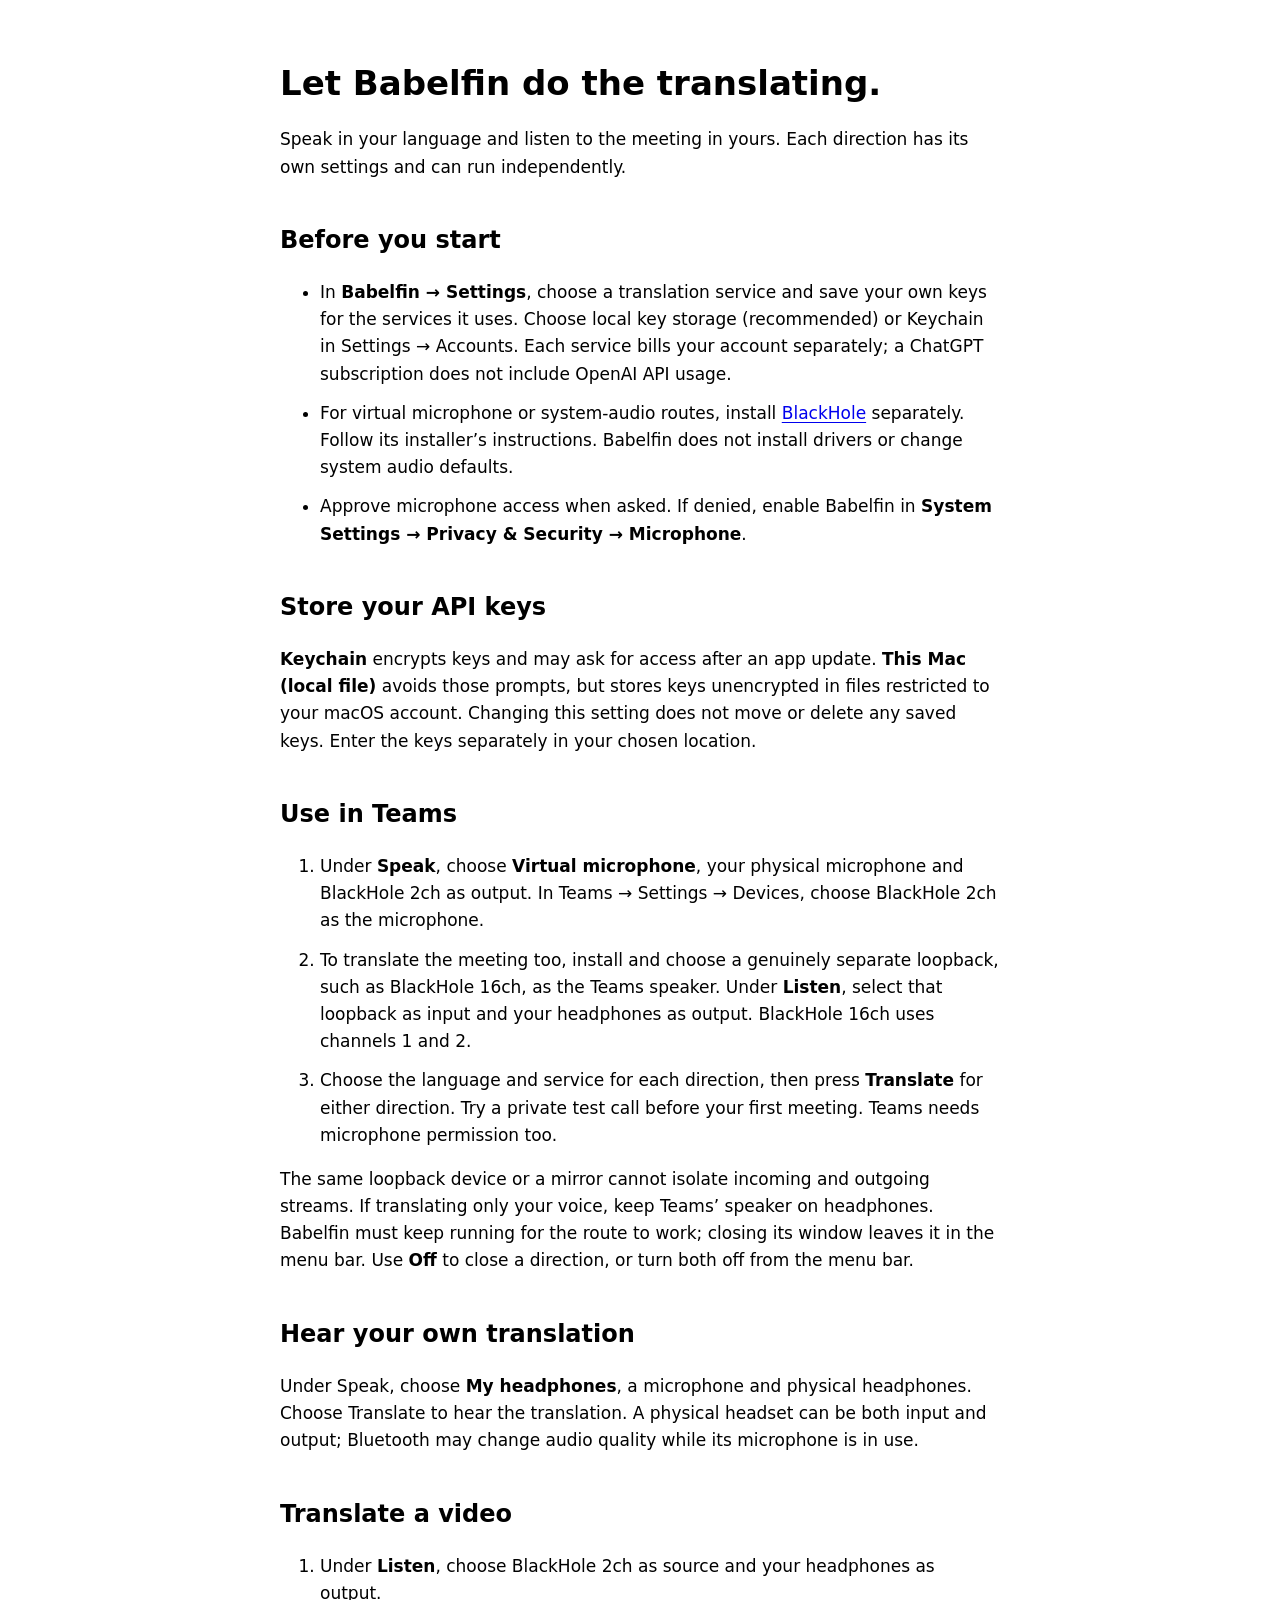
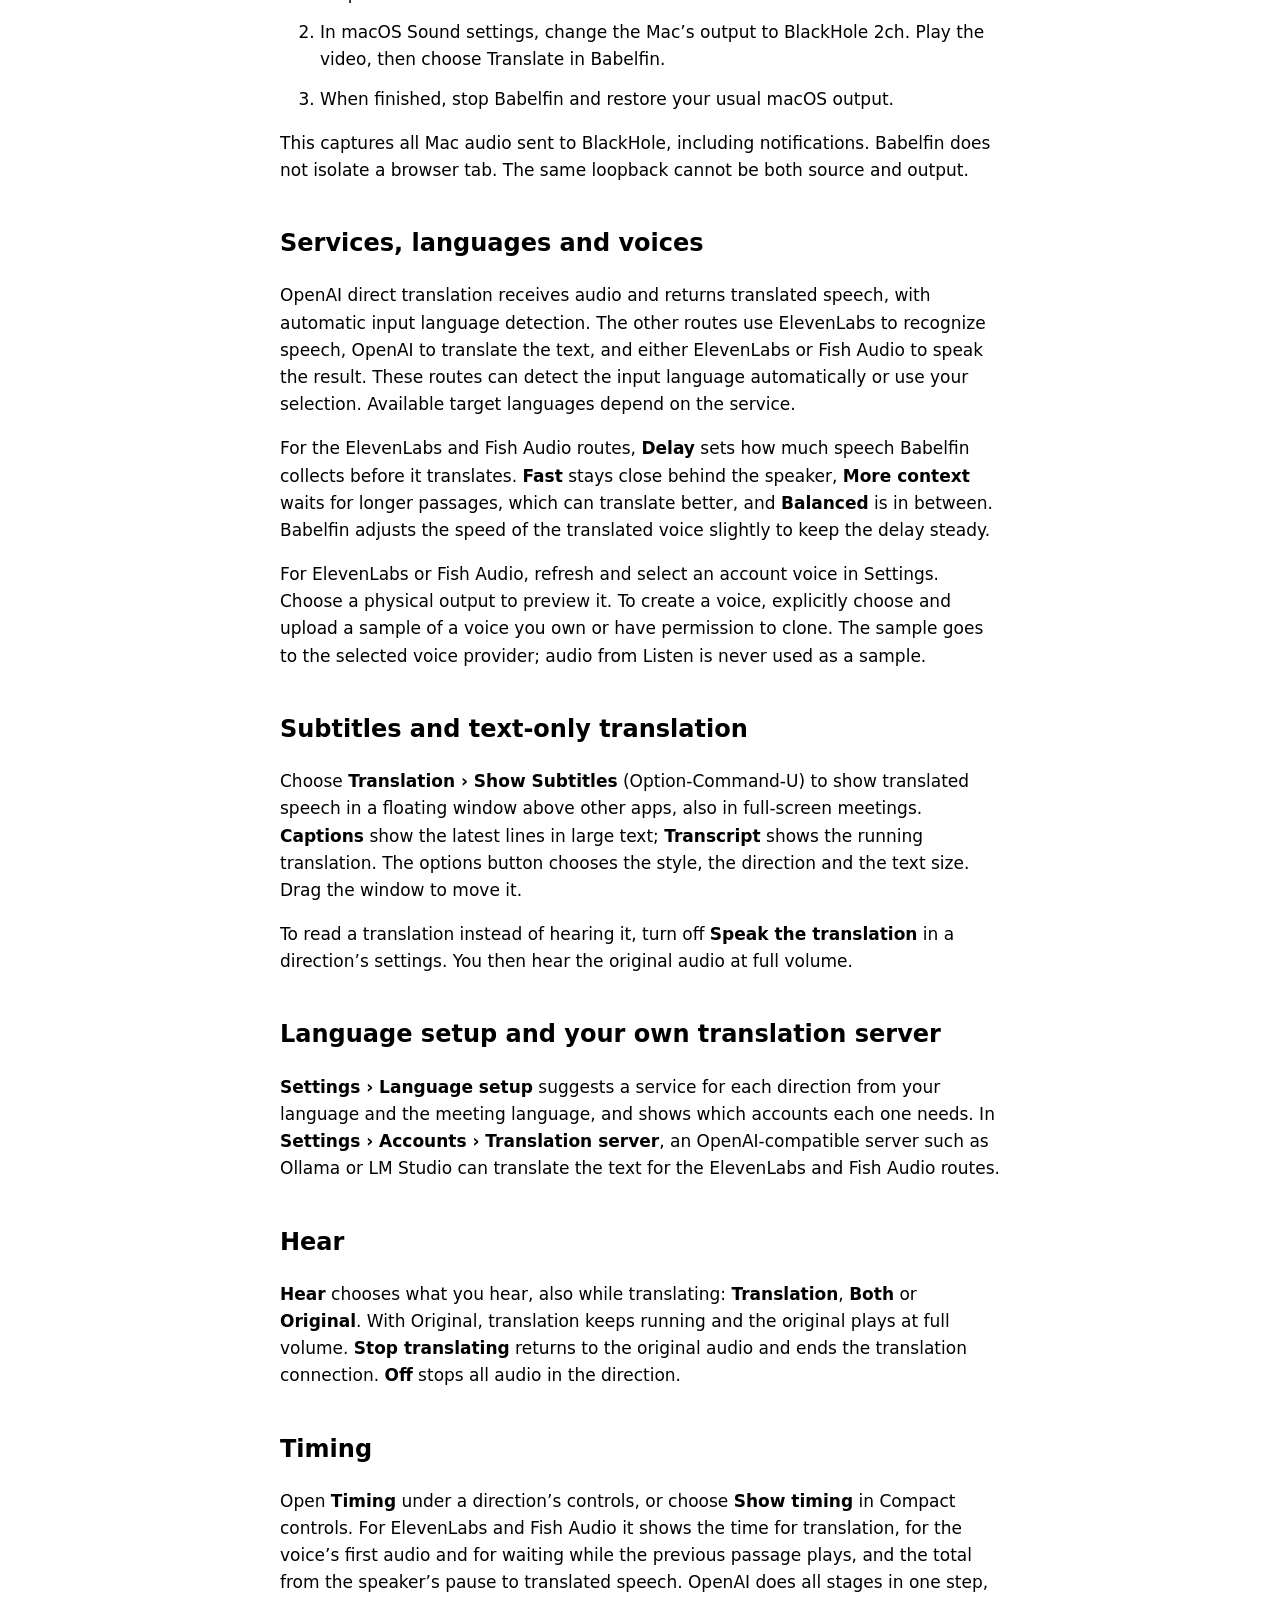
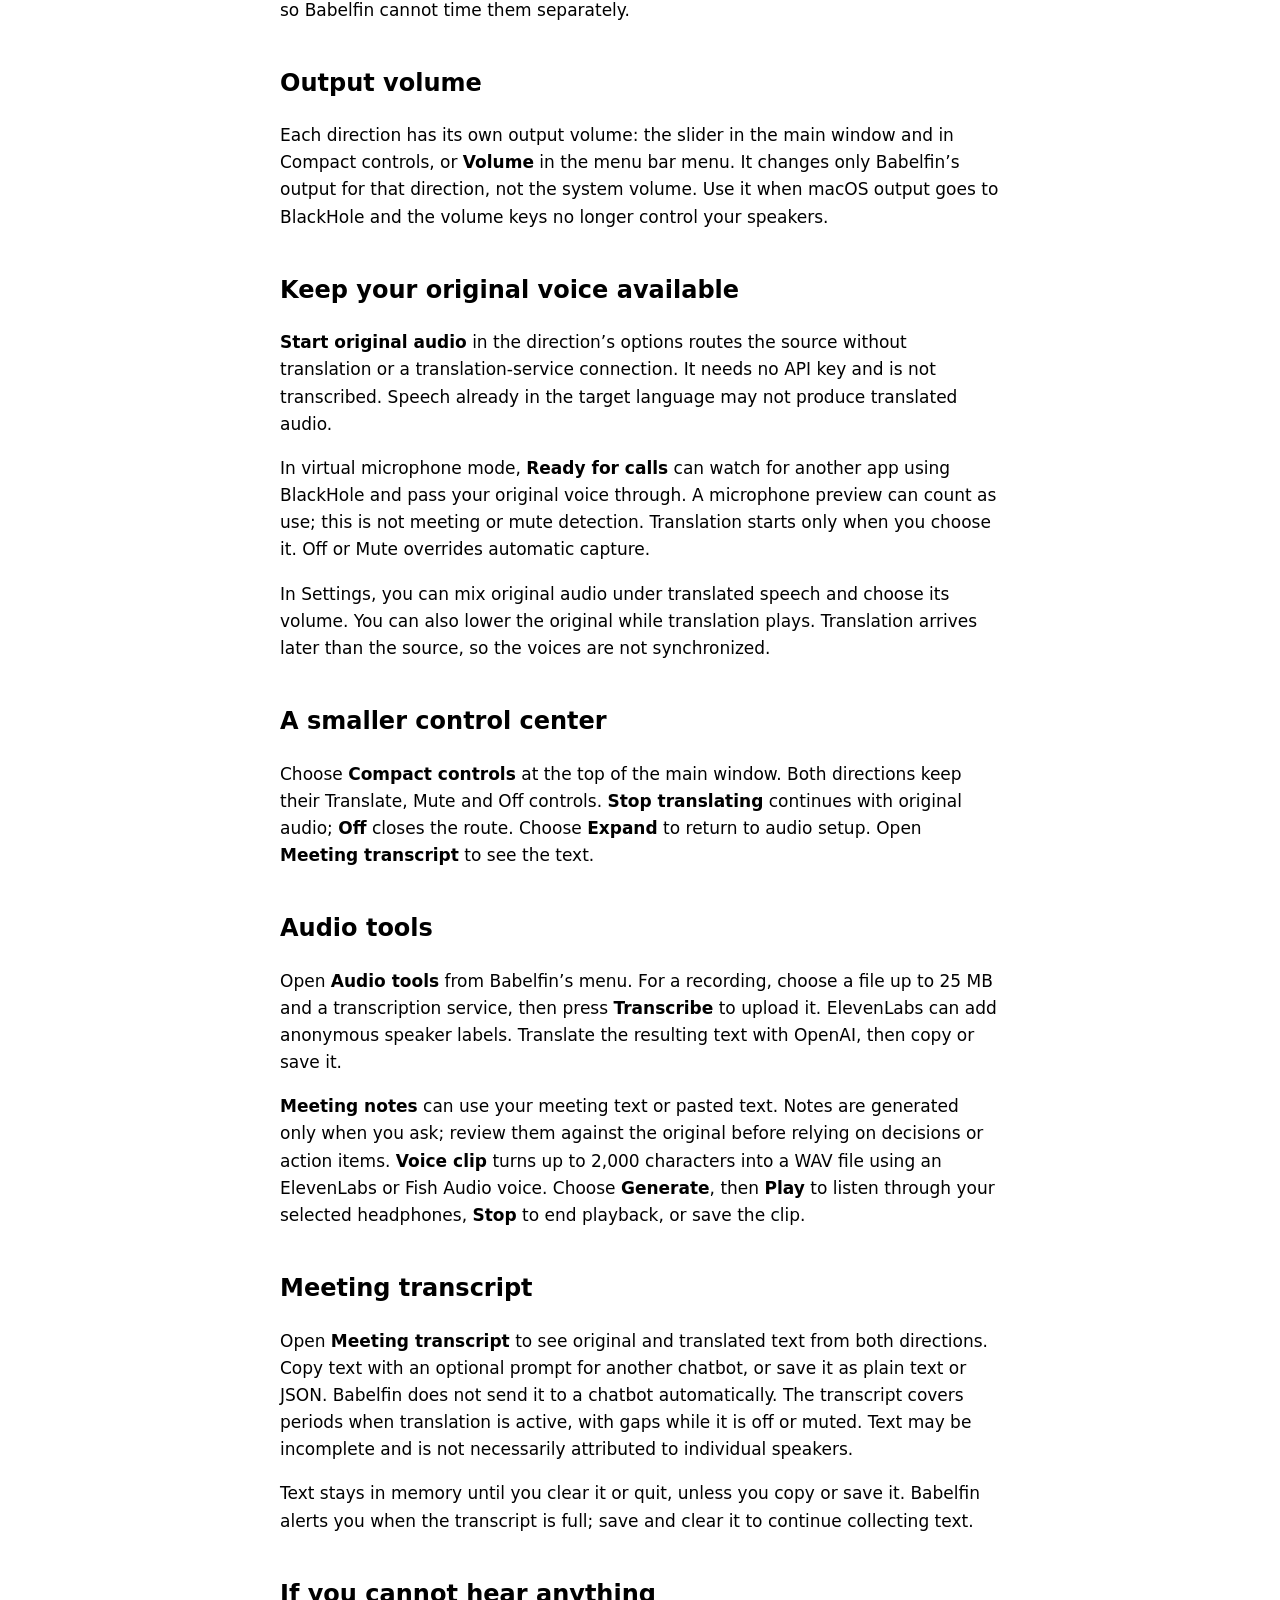
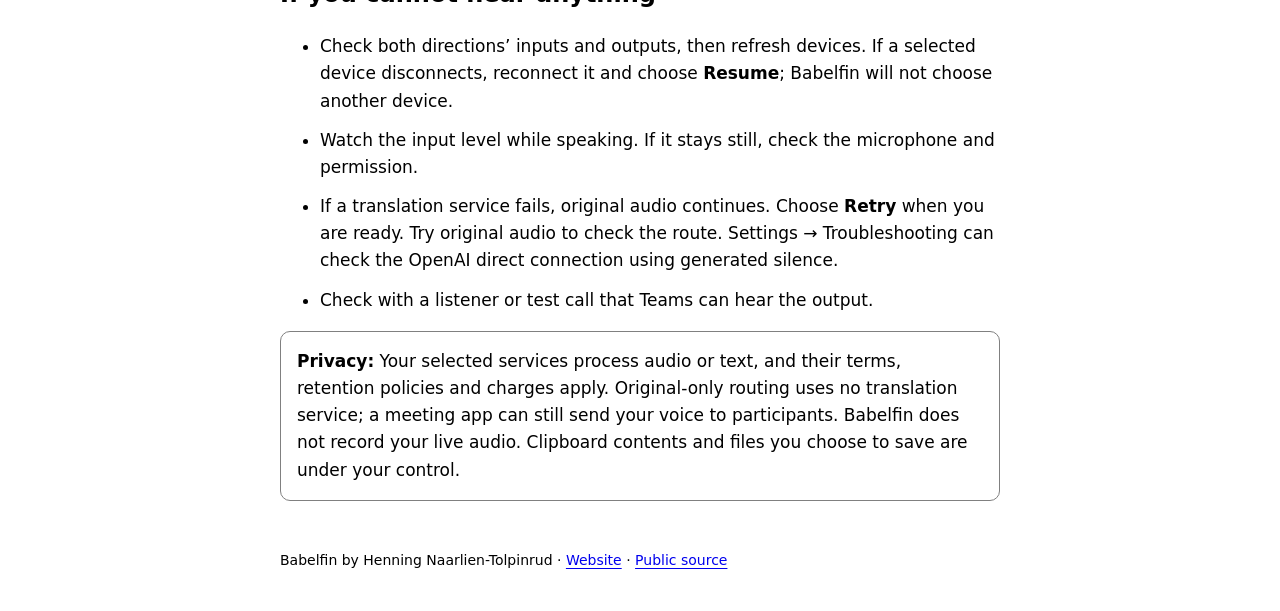
<file: Resources/Help.html>
<!doctype html>
<html lang="en"><head><meta charset="utf-8"><meta name="viewport" content="width=device-width, initial-scale=1"><title>Babelfin Setup</title>
<style>:root{color-scheme:light dark}body{font:17px/1.6 system-ui,sans-serif;max-width:720px;margin:auto;padding:40px 24px;color:CanvasText;background:Canvas}h1{font-size:34px;line-height:1.2}h2{margin-top:40px;font-size:24px}a{color:LinkText;text-underline-offset:3px}li{margin-bottom:12px}aside{padding:16px;border:1px solid GrayText;border-radius:10px}footer{margin-top:48px;font-size:14px}</style></head>
<body><h1>Let Babelfin do the translating.</h1><p>Speak in your language and listen to the meeting in yours. Each direction has its own settings and can run independently.</p>
<h2>Before you start</h2><ul><li>In <strong>Babelfin → Settings</strong>, choose a translation service and save your own keys for the services it uses. Choose local key storage (recommended) or Keychain in Settings → Accounts. Each service bills your account separately; a ChatGPT subscription does not include OpenAI API usage.</li><li>For virtual microphone or system-audio routes, install <a href="https://github.com/ExistentialAudio/BlackHole">BlackHole</a> separately. Follow its installer’s instructions. Babelfin does not install drivers or change system audio defaults.</li><li>Approve microphone access when asked. If denied, enable Babelfin in <strong>System Settings → Privacy &amp; Security → Microphone</strong>.</li></ul>
<h2>Store your API keys</h2><p><strong>Keychain</strong> encrypts keys and may ask for access after an app update. <strong>This Mac (local file)</strong> avoids those prompts, but stores keys unencrypted in files restricted to your macOS account. Changing this setting does not move or delete any saved keys. Enter the keys separately in your chosen location.</p>
<h2>Use in Teams</h2><ol><li>Under <strong>Speak</strong>, choose <strong>Virtual microphone</strong>, your physical microphone and BlackHole 2ch as output. In Teams → Settings → Devices, choose BlackHole 2ch as the microphone.</li><li>To translate the meeting too, install and choose a genuinely separate loopback, such as BlackHole 16ch, as the Teams speaker. Under <strong>Listen</strong>, select that loopback as input and your headphones as output. BlackHole 16ch uses channels 1 and 2.</li><li>Choose the language and service for each direction, then press <strong>Translate</strong> for either direction. Try a private test call before your first meeting. Teams needs microphone permission too.</li></ol><p>The same loopback device or a mirror cannot isolate incoming and outgoing streams. If translating only your voice, keep Teams’ speaker on headphones. Babelfin must keep running for the route to work; closing its window leaves it in the menu bar. Use <strong>Off</strong> to close a direction, or turn both off from the menu bar.</p>
<h2>Hear your own translation</h2><p>Under Speak, choose <strong>My headphones</strong>, a microphone and physical headphones. Choose Translate to hear the translation. A physical headset can be both input and output; Bluetooth may change audio quality while its microphone is in use.</p>
<h2>Translate a video</h2><ol><li>Under <strong>Listen</strong>, choose BlackHole 2ch as source and your headphones as output.</li><li>In macOS Sound settings, change the Mac’s output to BlackHole 2ch. Play the video, then choose Translate in Babelfin.</li><li>When finished, stop Babelfin and restore your usual macOS output.</li></ol><p>This captures all Mac audio sent to BlackHole, including notifications. Babelfin does not isolate a browser tab. The same loopback cannot be both source and output.</p>
<h2>Services, languages and voices</h2><p>OpenAI direct translation receives audio and returns translated speech, with automatic input language detection. The other routes use ElevenLabs to recognize speech, OpenAI to translate the text, and either ElevenLabs or Fish Audio to speak the result. These routes can detect the input language automatically or use your selection. Available target languages depend on the service.</p><p>For the ElevenLabs and Fish Audio routes, <strong>Delay</strong> sets how much speech Babelfin collects before it translates. <strong>Fast</strong> stays close behind the speaker, <strong>More context</strong> waits for longer passages, which can translate better, and <strong>Balanced</strong> is in between. Babelfin adjusts the speed of the translated voice slightly to keep the delay steady.</p><p>For ElevenLabs or Fish Audio, refresh and select an account voice in Settings. Choose a physical output to preview it. To create a voice, explicitly choose and upload a sample of a voice you own or have permission to clone. The sample goes to the selected voice provider; audio from Listen is never used as a sample.</p>
<h2>Subtitles and text-only translation</h2><p>Choose <strong>Translation › Show Subtitles</strong> (Option-Command-U) to show translated speech in a floating window above other apps, also in full-screen meetings. <strong>Captions</strong> show the latest lines in large text; <strong>Transcript</strong> shows the running translation. The options button chooses the style, the direction and the text size. Drag the window to move it.</p><p>To read a translation instead of hearing it, turn off <strong>Speak the translation</strong> in a direction’s settings. You then hear the original audio at full volume.</p>
<h2>Language setup and your own translation server</h2><p><strong>Settings › Language setup</strong> suggests a service for each direction from your language and the meeting language, and shows which accounts each one needs. In <strong>Settings › Accounts › Translation server</strong>, an OpenAI-compatible server such as Ollama or LM Studio can translate the text for the ElevenLabs and Fish Audio routes.</p>
<h2>Hear</h2><p><strong>Hear</strong> chooses what you hear, also while translating: <strong>Translation</strong>, <strong>Both</strong> or <strong>Original</strong>. With Original, translation keeps running and the original plays at full volume. <strong>Stop translating</strong> returns to the original audio and ends the translation connection. <strong>Off</strong> stops all audio in the direction.</p><h2>Timing</h2><p>Open <strong>Timing</strong> under a direction’s controls, or choose <strong>Show timing</strong> in Compact controls. For ElevenLabs and Fish Audio it shows the time for translation, for the voice’s first audio and for waiting while the previous passage plays, and the total from the speaker’s pause to translated speech. OpenAI does all stages in one step, so Babelfin cannot time them separately.</p><h2>Output volume</h2><p>Each direction has its own output volume: the slider in the main window and in Compact controls, or <strong>Volume</strong> in the menu bar menu. It changes only Babelfin’s output for that direction, not the system volume. Use it when macOS output goes to BlackHole and the volume keys no longer control your speakers.</p><h2>Keep your original voice available</h2><p><strong>Start original audio</strong> in the direction’s options routes the source without translation or a translation-service connection. It needs no API key and is not transcribed. Speech already in the target language may not produce translated audio.</p><p>In virtual microphone mode, <strong>Ready for calls</strong> can watch for another app using BlackHole and pass your original voice through. A microphone preview can count as use; this is not meeting or mute detection. Translation starts only when you choose it. Off or Mute overrides automatic capture.</p><p>In Settings, you can mix original audio under translated speech and choose its volume. You can also lower the original while translation plays. Translation arrives later than the source, so the voices are not synchronized.</p>
<h2>A smaller control center</h2><p>Choose <strong>Compact controls</strong> at the top of the main window. Both directions keep their Translate, Mute and Off controls. <strong>Stop translating</strong> continues with original audio; <strong>Off</strong> closes the route. Choose <strong>Expand</strong> to return to audio setup. Open <strong>Meeting transcript</strong> to see the text.</p>
<h2>Audio tools</h2><p>Open <strong>Audio tools</strong> from Babelfin’s menu. For a recording, choose a file up to 25 MB and a transcription service, then press <strong>Transcribe</strong> to upload it. ElevenLabs can add anonymous speaker labels. Translate the resulting text with OpenAI, then copy or save it.</p><p><strong>Meeting notes</strong> can use your meeting text or pasted text. Notes are generated only when you ask; review them against the original before relying on decisions or action items. <strong>Voice clip</strong> turns up to 2,000 characters into a WAV file using an ElevenLabs or Fish Audio voice. Choose <strong>Generate</strong>, then <strong>Play</strong> to listen through your selected headphones, <strong>Stop</strong> to end playback, or save the clip.</p>
<h2>Meeting transcript</h2><p>Open <strong>Meeting transcript</strong> to see original and translated text from both directions. Copy text with an optional prompt for another chatbot, or save it as plain text or JSON. Babelfin does not send it to a chatbot automatically. The transcript covers periods when translation is active, with gaps while it is off or muted. Text may be incomplete and is not necessarily attributed to individual speakers.</p><p>Text stays in memory until you clear it or quit, unless you copy or save it. Babelfin alerts you when the transcript is full; save and clear it to continue collecting text.</p>
<h2>If you cannot hear anything</h2><ul><li>Check both directions’ inputs and outputs, then refresh devices. If a selected device disconnects, reconnect it and choose <strong>Resume</strong>; Babelfin will not choose another device.</li><li>Watch the input level while speaking. If it stays still, check the microphone and permission.</li><li>If a translation service fails, original audio continues. Choose <strong>Retry</strong> when you are ready. Try original audio to check the route. Settings → Troubleshooting can check the OpenAI direct connection using generated silence.</li><li>Check with a listener or test call that Teams can hear the output.</li></ul>
<aside><strong>Privacy:</strong> Your selected services process audio or text, and their terms, retention policies and charges apply. Original-only routing uses no translation service; a meeting app can still send your voice to participants. Babelfin does not record your live audio. Clipboard contents and files you choose to save are under your control.</aside>
<footer>Babelfin by Henning Naarlien-Tolpinrud · <a href="https://tm-henningnt.github.io/babelfin/">Website</a> · <a href="https://github.com/tm-henningnt/babelfin">Public source</a></footer></body></html>
</file>
